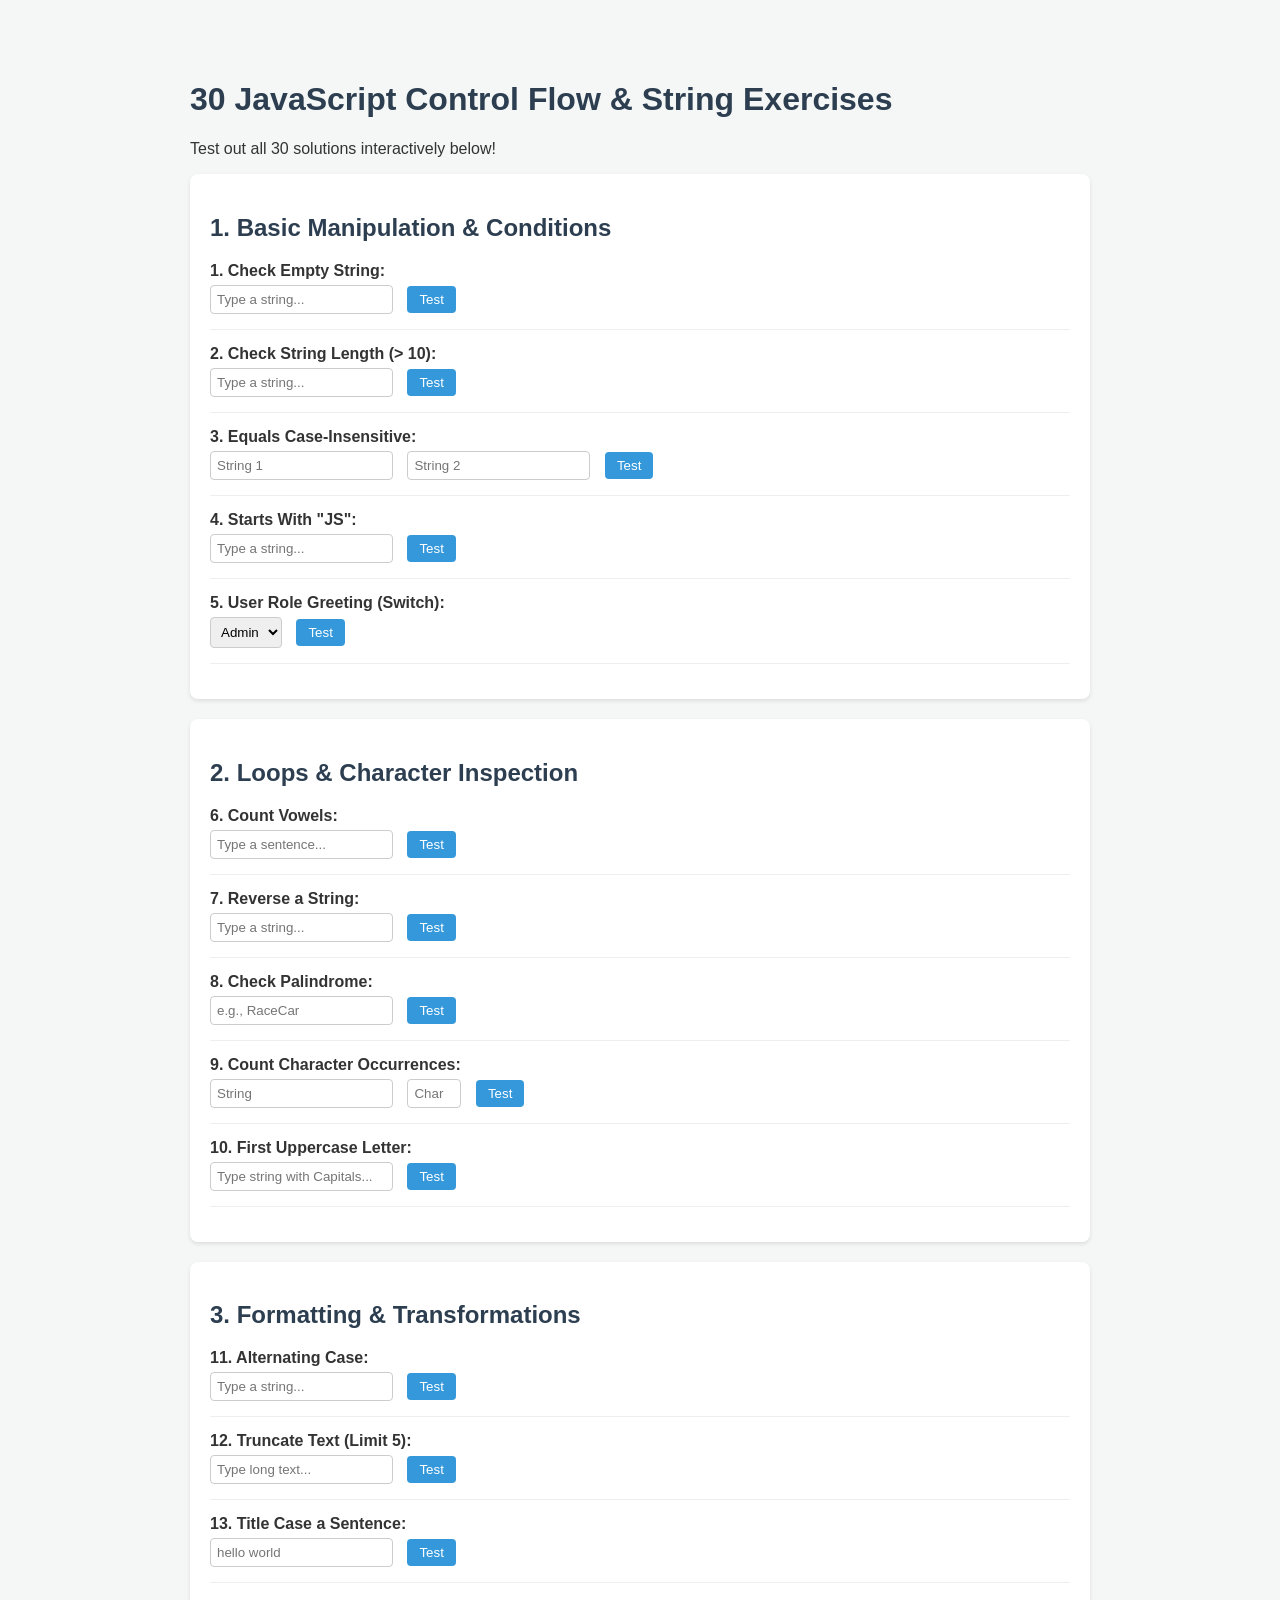
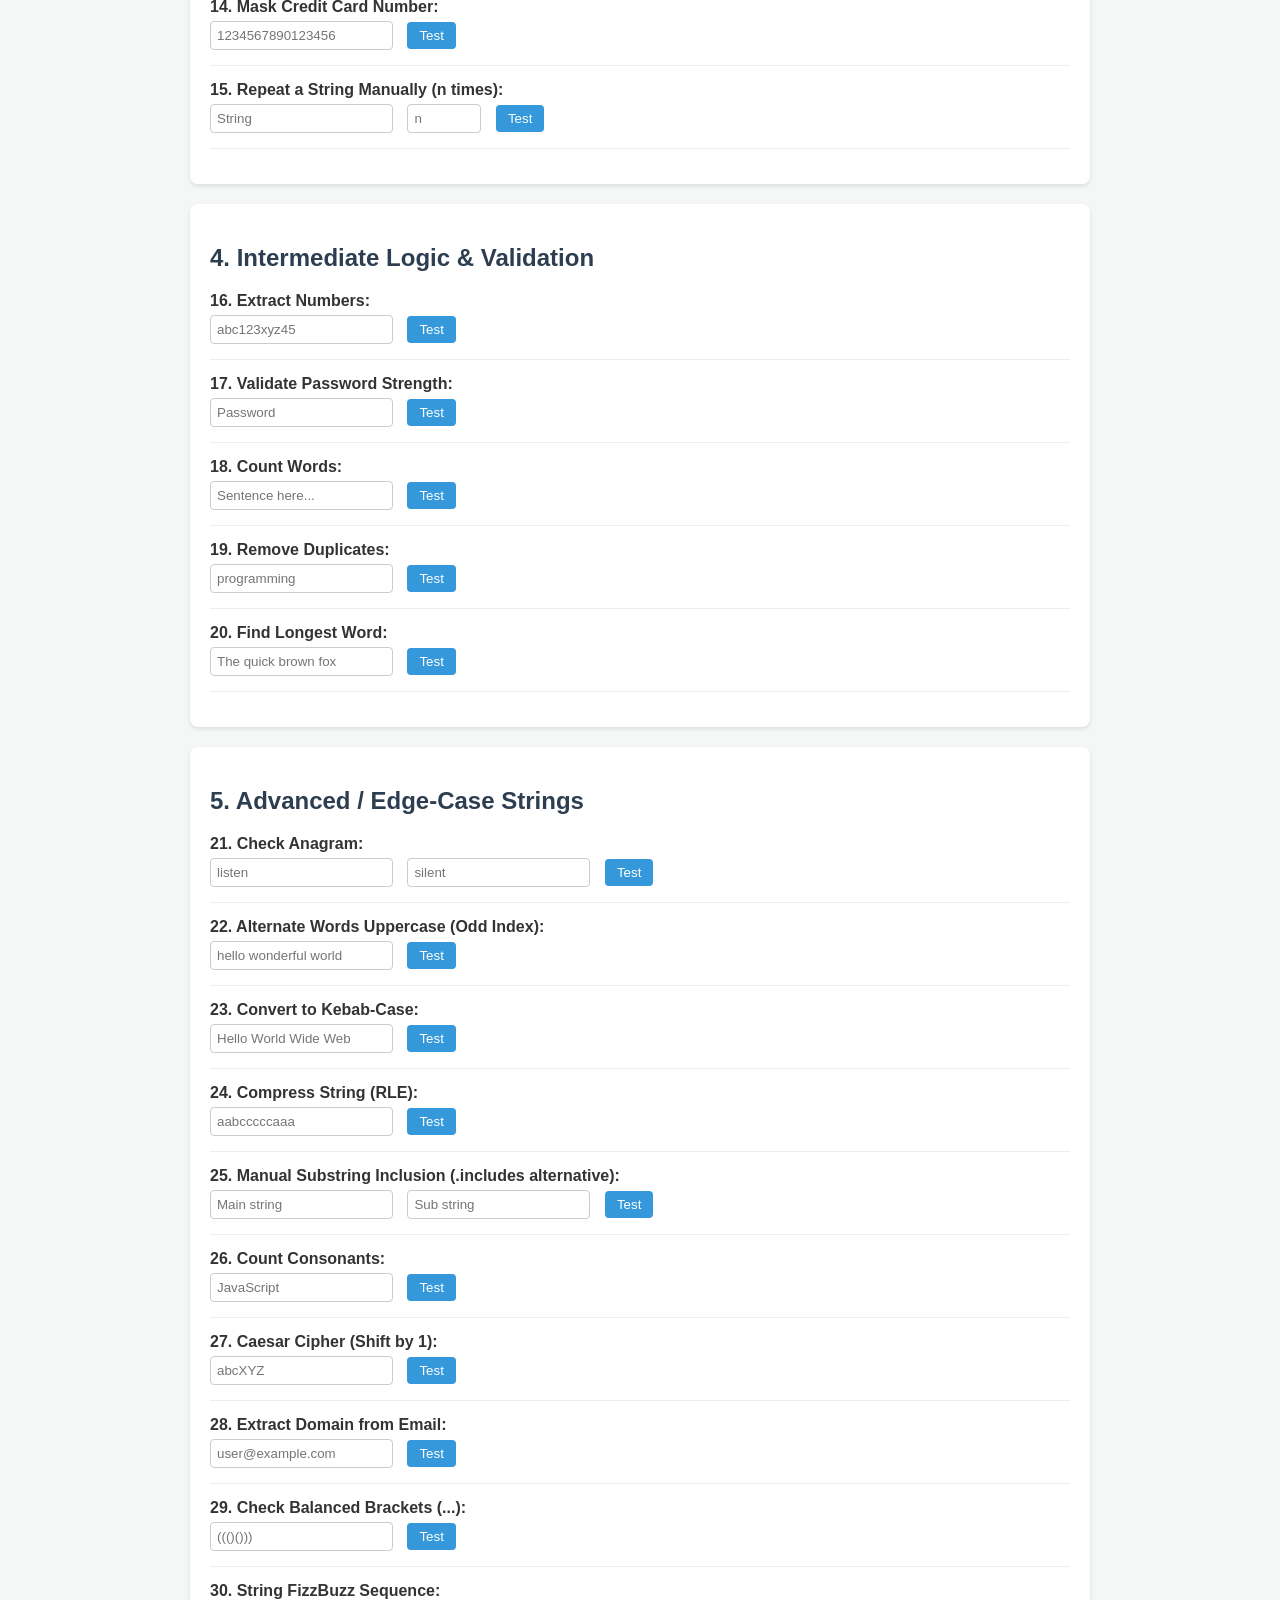
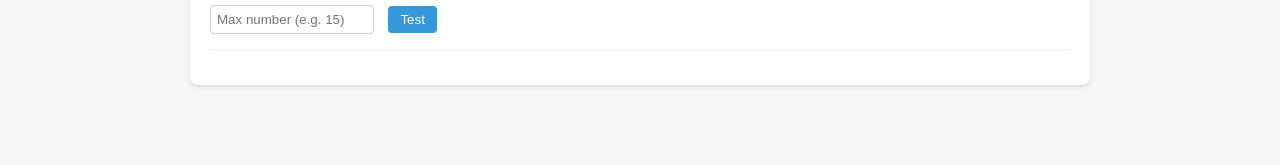
<file: index.html>
<!DOCTYPE html>
<html lang="en">
<head>
    <meta charset="UTF-8">
    <meta name="viewport" content="width=device-width, initial-scale=1.0">
    <title>30 JavaScript Control Flow & String Exercises</title>
    <style>
        body {
            font-family: Arial, sans-serif;
            max-width: 900px;
            margin: 40px auto;
            padding: 20px;
            background-color: #f4f7f6;
            color: #333;
        }
        h1, h2 {
            color: #2c3e50;
        }
        .category-box {
            background: #fff;
            padding: 20px;
            margin-bottom: 20px;
            border-radius: 8px;
            box-shadow: 0 2px 4px rgba(0,0,0,0.1);
        }
        .exercise {
            margin-bottom: 15px;
            padding-bottom: 10px;
            border-bottom: 1px solid #eee;
        }
        label {
            font-weight: bold;
            display: inline-block;
            margin-bottom: 5px;
        }
        input, select {
            padding: 6px;
            margin-right: 10px;
            border: 1px solid #ccc;
            border-radius: 4px;
        }
        button {
            padding: 6px 12px;
            background-color: #3498db;
            color: white;
            border: none;
            border-radius: 4px;
            cursor: pointer;
        }
        button:hover {
            background-color: #2980b9;
        }
        .result {
            margin-top: 5px;
            font-style: italic;
            color: #e74c3c;
        }
    </style>
</head>
<body>

    <h1>30 JavaScript Control Flow & String Exercises</h1>
    <p>Test out all 30 solutions interactively below!</p>

    <!-- CATEGORY 1: Basic Manipulation & Conditions -->
    <div class="category-box">
        <h2>1. Basic Manipulation & Conditions</h2>
        
        <div class="exercise">
            <label>1. Check Empty String:</label><br>
            <input type="text" id="val1" placeholder="Type a string...">
            <button onclick="runEx1()">Test</button>
            <div class="result" id="res1"></div>
        </div>

        <div class="exercise">
            <label>2. Check String Length (> 10):</label><br>
            <input type="text" id="val2" placeholder="Type a string...">
            <button onclick="runEx2()">Test</button>
            <div class="result" id="res2"></div>
        </div>

        <div class="exercise">
            <label>3. Equals Case-Insensitive:</label><br>
            <input type="text" id="val3a" placeholder="String 1">
            <input type="text" id="val3b" placeholder="String 2">
            <button onclick="runEx3()">Test</button>
            <div class="result" id="res3"></div>
        </div>

        <div class="exercise">
            <label>4. Starts With "JS":</label><br>
            <input type="text" id="val4" placeholder="Type a string...">
            <button onclick="runEx4()">Test</button>
            <div class="result" id="res4"></div>
        </div>

        <div class="exercise">
            <label>5. User Role Greeting (Switch):</label><br>
            <select id="val5">
                <option value="admin">Admin</option>
                <option value="editor">Editor</option>
                <option value="guest">Guest</option>
                <option value="other">Other</option>
            </select>
            <button onclick="runEx5()">Test</button>
            <div class="result" id="res5"></div>
        </div>
    </div>

    <!-- CATEGORY 2: Loops & Character Inspection -->
    <div class="category-box">
        <h2>2. Loops & Character Inspection</h2>
        
        <div class="exercise">
            <label>6. Count Vowels:</label><br>
            <input type="text" id="val6" placeholder="Type a sentence...">
            <button onclick="runEx6()">Test</button>
            <div class="result" id="res6"></div>
        </div>

        <div class="exercise">
            <label>7. Reverse a String:</label><br>
            <input type="text" id="val7" placeholder="Type a string...">
            <button onclick="runEx7()">Test</button>
            <div class="result" id="res7"></div>
        </div>

        <div class="exercise">
            <label>8. Check Palindrome:</label><br>
            <input type="text" id="val8" placeholder="e.g., RaceCar">
            <button onclick="runEx8()">Test</button>
            <div class="result" id="res8"></div>
        </div>

        <div class="exercise">
            <label>9. Count Character Occurrences:</label><br>
            <input type="text" id="val9a" placeholder="String">
            <input type="text" id="val9b" placeholder="Char" maxlength="1" style="width: 40px;">
            <button onclick="runEx9()">Test</button>
            <div class="result" id="res9"></div>
        </div>

        <div class="exercise">
            <label>10. First Uppercase Letter:</label><br>
            <input type="text" id="val10" placeholder="Type string with Capitals...">
            <button onclick="runEx10()">Test</button>
            <div class="result" id="res10"></div>
        </div>
    </div>

    <!-- CATEGORY 3: Formatting & Transformations -->
    <div class="category-box">
        <h2>3. Formatting & Transformations</h2>
        
        <div class="exercise">
            <label>11. Alternating Case:</label><br>
            <input type="text" id="val11" placeholder="Type a string...">
            <button onclick="runEx11()">Test</button>
            <div class="result" id="res11"></div>
        </div>

        <div class="exercise">
            <label>12. Truncate Text (Limit 5):</label><br>
            <input type="text" id="val12" placeholder="Type long text...">
            <button onclick="runEx12()">Test</button>
            <div class="result" id="res12"></div>
        </div>

        <div class="exercise">
            <label>13. Title Case a Sentence:</label><br>
            <input type="text" id="val13" placeholder="hello world">
            <button onclick="runEx13()">Test</button>
            <div class="result" id="res13"></div>
        </div>

        <div class="exercise">
            <label>14. Mask Credit Card Number:</label><br>
            <input type="text" id="val14" placeholder="1234567890123456">
            <button onclick="runEx14()">Test</button>
            <div class="result" id="res14"></div>
        </div>

        <div class="exercise">
            <label>15. Repeat a String Manually (n times):</label><br>
            <input type="text" id="val15a" placeholder="String">
            <input type="number" id="val15b" placeholder="n" style="width: 60px;">
            <button onclick="runEx15()">Test</button>
            <div class="result" id="res15"></div>
        </div>
    </div>

    <!-- CATEGORY 4: Intermediate Logic & Validation -->
    <div class="category-box">
        <h2>4. Intermediate Logic & Validation</h2>
        
        <div class="exercise">
            <label>16. Extract Numbers:</label><br>
            <input type="text" id="val16" placeholder="abc123xyz45">
            <button onclick="runEx16()">Test</button>
            <div class="result" id="res16"></div>
        </div>

        <div class="exercise">
            <label>17. Validate Password Strength:</label><br>
            <input type="password" id="val17" placeholder="Password">
            <button onclick="runEx17()">Test</button>
            <div class="result" id="res17"></div>
        </div>

        <div class="exercise">
            <label>18. Count Words:</label><br>
            <input type="text" id="val18" placeholder="Sentence here...">
            <button onclick="runEx18()">Test</button>
            <div class="result" id="res18"></div>
        </div>

        <div class="exercise">
            <label>19. Remove Duplicates:</label><br>
            <input type="text" id="val19" placeholder="programming">
            <button onclick="runEx19()">Test</button>
            <div class="result" id="res19"></div>
        </div>

        <div class="exercise">
            <label>20. Find Longest Word:</label><br>
            <input type="text" id="val20" placeholder="The quick brown fox">
            <button onclick="runEx20()">Test</button>
            <div class="result" id="res20"></div>
        </div>
    </div>

    <!-- CATEGORY 5: Advanced / Edge-Case Strings -->
    <div class="category-box">
        <h2>5. Advanced / Edge-Case Strings</h2>
        
        <div class="exercise">
            <label>21. Check Anagram:</label><br>
            <input type="text" id="val21a" placeholder="listen">
            <input type="text" id="val21b" placeholder="silent">
            <button onclick="runEx21()">Test</button>
            <div class="result" id="res21"></div>
        </div>

        <div class="exercise">
            <label>22. Alternate Words Uppercase (Odd Index):</label><br>
            <input type="text" id="val22" placeholder="hello wonderful world">
            <button onclick="runEx22()">Test</button>
            <div class="result" id="res22"></div>
        </div>

        <div class="exercise">
            <label>23. Convert to Kebab-Case:</label><br>
            <input type="text" id="val23" placeholder="Hello World Wide Web">
            <button onclick="runEx23()">Test</button>
            <div class="result" id="res23"></div>
        </div>

        <div class="exercise">
            <label>24. Compress String (RLE):</label><br>
            <input type="text" id="val24" placeholder="aabcccccaaa">
            <button onclick="runEx24()">Test</button>
            <div class="result" id="res24"></div>
        </div>

        <div class="exercise">
            <label>25. Manual Substring Inclusion (.includes alternative):</label><br>
            <input type="text" id="val25a" placeholder="Main string">
            <input type="text" id="val25b" placeholder="Sub string">
            <button onclick="runEx25()">Test</button>
            <div class="result" id="res25"></div>
        </div>

        <div class="exercise">
            <label>26. Count Consonants:</label><br>
            <input type="text" id="val26" placeholder="JavaScript">
            <button onclick="runEx26()">Test</button>
            <div class="result" id="res26"></div>
        </div>

        <div class="exercise">
            <label>27. Caesar Cipher (Shift by 1):</label><br>
            <input type="text" id="val27" placeholder="abcXYZ">
            <button onclick="runEx27()">Test</button>
            <div class="result" id="res27"></div>
        </div>

        <div class="exercise">
            <label>28. Extract Domain from Email:</label><br>
            <input type="text" id="val28" placeholder="user@example.com">
            <button onclick="runEx28()">Test</button>
            <div class="result" id="res28"></div>
        </div>

        <div class="exercise">
            <label>29. Check Balanced Brackets (...):</label><br>
            <input type="text" id="val29" placeholder="((()()))">
            <button onclick="runEx29()">Test</button>
            <div class="result" id="res29"></div>
        </div>

        <div class="exercise">
            <label>30. String FizzBuzz Sequence:</label><br>
            <input type="number" id="val30" placeholder="Max number (e.g. 15)" style="width: 150px;">
            <button onclick="runEx30()">Test</button>
            <div class="result" id="res30"></div>
        </div>
    </div>

    <!-- JAVASCRIPT SCRIPT BLOCK -->
    <script>
        // 1. Check Empty String
        function isEmpty(str) { return str.length === 0; }
        function runEx1() {
            let val = document.getElementById('val1').value;
            document.getElementById('res1').innerText = "Result: " + isEmpty(val);
        }

        // 2. Check String Length
        function isLongString(str) {
            if (str.length > 10) { return "Long"; } 
            else { return "Short"; }
        }
        function runEx2() {
            let val = document.getElementById('val2').value;
            document.getElementById('res2').innerText = "Result: " + isLongString(val);
        }

        // 3. String Equals Case-Insensitive
        function isEqualIgnoreCase(str1, str2) { return str1.toLowerCase() === str2.toLowerCase(); }
        function runEx3() {
            let s1 = document.getElementById('val3a').value;
            let s2 = document.getElementById('val3b').value;
            document.getElementById('res3').innerText = "Result: " + isEqualIgnoreCase(s1, s2);
        }

        // 4. Check Start Substring
        function startsWithJS(str) {
            if (str.startsWith("JS")) { return true; } 
            return false;
        }
        function runEx4() {
            let val = document.getElementById('val4').value;
            document.getElementById('res4').innerText = "Result: " + startsWithJS(val);
        }

        // 5. User Role Greeting
        function greetUser(role) {
            switch (role.toLowerCase()) {
                case "admin": return "Welcome, Administrator!";
                case "editor": return "Welcome, Editor!";
                case "guest": return "Welcome, Guest!";
                default: return "Unknown role.";
            }
        }
        function runEx5() {
            let val = document.getElementById('val5').value;
            document.getElementById('res5').innerText = "Result: " + greetUser(val);
        }

        // 6. Count Vowels
        function countVowels(str) {
            let count = 0; const vowels = "aeiouAEIOU";
            for (let char of str) { if (vowels.includes(char)) { count++; } }
            return count;
        }
        function runEx6() {
            let val = document.getElementById('val6').value;
            document.getElementById('res6').innerText = "Result: " + countVowels(val);
        }

        // 7. Reverse a String
        function reverseString(str) {
            let reversed = "";
            for (let i = str.length - 1; i >= 0; i--) { reversed += str[i]; }
            return reversed;
        }
        function runEx7() {
            let val = document.getElementById('val7').value;
            document.getElementById('res7').innerText = "Result: " + reverseString(val);
        }

        // 8. Check Palindrome
        function isPalindrome(str) {
            let cleaned = str.toLowerCase().replace(/[^a-z0-9]/g, "");
            let reversed = cleaned.split("").reverse().join("");
            return cleaned === reversed;
        }
        function runEx8() {
            let val = document.getElementById('val8').value;
            document.getElementById('res8').innerText = "Result: " + isPalindrome(val);
        }

        // 9. Count Character Occurrences
        function countChar(str, char) {
            let count = 0;
            for (let i = 0; i < str.length; i++) { if (str[i] === char) count++; }
            return count;
        }
        function runEx9() {
            let s = document.getElementById('val9a').value;
            let c = document.getElementById('val9b').value;
            document.getElementById('res9').innerText = "Result: " + countChar(s, c);
        }

        // 10. First Uppercase Letter
        function findFirstUppercase(str) {
            for (let char of str) { if (char >= 'A' && char <= 'Z') { return char; } }
            return "None";
        }
        function runEx10() {
            let val = document.getElementById('val10').value;
            document.getElementById('res10').innerText = "Result: " + findFirstUppercase(val);
        }

        // 11. Alternating Case
        function alternatingCase(str) {
            let result = "";
            for (let i = 0; i < str.length; i++) {
                if (i % 2 === 0) { result += str[i].toLowerCase(); } 
                else { result += str[i].toUpperCase(); }
            }
            return result;
        }
        function runEx11() {
            let val = document.getElementById('val11').value;
            document.getElementById('res11').innerText = "Result: " + alternatingCase(val);
        }

        // 12. Truncate Text
        function truncate(str, limit) {
            if (str.length > limit) { return str.substring(0, limit) + "..."; }
            return str;
        }
        function runEx12() {
            let val = document.getElementById('val12').value;
            document.getElementById('res12').innerText = "Result: " + truncate(val, 5);
        }

        // 13. Title Case a Sentence
        function titleCase(str) {
            let words = str.split(" ");
            for (let i = 0; i < words.length; i++) {
                if (words[i].length > 0) {
                    words[i] = words[i][0].toUpperCase() + words[i].substr(1).toLowerCase();
                }
            }
            return words.join(" ");
        }
        function runEx13() {
            let val = document.getElementById('val13').value;
            document.getElementById('res13').innerText = "Result: " + titleCase(val);
        }

        // 14. Mask Credit Card Number
        function maskCard(cardNumber) {
            if (cardNumber.length < 4) return cardNumber;
            let visible = cardNumber.slice(-4);
            let masked = "";
            for (let i = 0; i < cardNumber.length - 4; i++) { masked += "*"; }
            return masked + visible;
        }
        function runEx14() {
            let val = document.getElementById('val14').value;
            document.getElementById('res14').innerText = "Result: " + maskCard(val);
        }

        // 15. Repeat a String Manually
        function repeatStr(str, n) {
            let result = "";
            while (n > 0) { result += str; n--; }
            return result;
        }
        function runEx15() {
            let s = document.getElementById('val15a').value;
            let n = parseInt(document.getElementById('val15b').value) || 0;
            document.getElementById('res15').innerText = "Result: " + repeatStr(s, n);
        }

        // 16. Extract Numbers
        function extractDigits(str) {
            let digits = "";
            for (let char of str) { if (char >= '0' && char <= '9') { digits += char; } }
            return digits;
        }
        function runEx16() {
            let val = document.getElementById('val16').value;
            document.getElementById('res16').innerText = "Result: " + extractDigits(val);
        }

        // 17. Valid Password Length Check
        function validatePassword(pass) {
            if (pass.length < 6) return "Weak";
            if (pass.length <= 10) return "Medium";
            return "Strong";
        }
        function runEx17() {
            let val = document.getElementById('val17').value;
            document.getElementById('res17').innerText = "Result: " + validatePassword(val);
        }

        // 18. Count Words
        function countWords(str) {
            let trimmed = str.trim();
            if (trimmed === "") return 0;
            return trimmed.split(/\s+/).length;
        }
        function runEx18() {
            let val = document.getElementById('val18').value;
            document.getElementById('res18').innerText = "Result: " + countWords(val);
        }

        // 19. Remove Duplicates
        function removeDuplicates(str) {
            let unique = "";
            for (let char of str) { if (!unique.includes(char)) { unique += char; } }
            return unique;
        }
        function runEx19() {
            let val = document.getElementById('val19').value;
            document.getElementById('res19').innerText = "Result: " + removeDuplicates(val);
        }

        // 20. Find Longest Word
        function findLongestWord(sentence) {
            let words = sentence.split(" ");
            let longest = "";
            for (let word of words) { if (word.length > longest.length) { longest = word; } }
            return longest;
        }
        function runEx20() {
            let val = document.getElementById('val20').value;
            document.getElementById('res20').innerText = "Result: " + findLongestWord(val);
        }

        // 21. Check Anagram
        function isAnagram(str1, str2) {
            let s1 = str1.toLowerCase().replace(/[^a-z]/g, "").split("").sort().join("");
            let s2 = str2.toLowerCase().replace(/[^a-z]/g, "").split("").sort().join("");
            return s1 === s2;
        }
        function runEx21() {
            let s1 = document.getElementById('val21a').value;
            let s2 = document.getElementById('val21b').value;
            document.getElementById('res21').innerText = "Result: " + isAnagram(s1, s2);
        }

        // 22. Capitalize Every Other Word
        function alternateWords(sentence) {
            let words = sentence.split(" ");
            for (let i = 0; i < words.length; i++) {
                if (i % 2 !== 0) { words[i] = words[i].toUpperCase(); }
            }
            return words.join(" ");
        }
        function runEx22() {
            let val = document.getElementById('val22').value;
            document.getElementById('res22').innerText = "Result: " + alternateWords(val);
        }

        // 23. Replace Spaces with Dashes (Kebab-Case)
        function toKebabCase(str) { return str.trim().toLowerCase().replace(/\s+/g, "-"); }
        function runEx23() {
            let val = document.getElementById('val23').value;
            document.getElementById('res23').innerText = "Result: " + toKebabCase(val);
        }

        // 24. String Compression
        function compressString(str) {
            if (!str) return "";
            let compressed = ""; let count = 1;
            for (let i = 0; i < str.length; i++) {
                if (str[i] === str[i + 1]) { count++; } 
                else { compressed += str[i] + count; count = 1; }
            }
            return compressed.length < str.length ? compressed : str;
        }
        function runEx24() {
            let val = document.getElementById('val24').value;
            document.getElementById('res24').innerText = "Result: " + compressString(val);
        }

        // 25. Check Substring Inclusion
        function manualIncludes(mainStr, subStr) {
            if (subStr === "") return true;
            for (let i = 0; i <= mainStr.length - subStr.length; i++) {
                let match = true;
                for (let j = 0; j < subStr.length; j++) {
                    if (mainStr[i + j] !== subStr[j]) { match = false; break; }
                }
                if (match) return true;
            }
            return false;
        }
        function runEx25() {
            let main = document.getElementById('val25a').value;
            let sub = document.getElementById('val25b').value;
            document.getElementById('res25').innerText = "Result: " + manualIncludes(main, sub);
        }

        // 26. Count Consonants
        function countConsonants(str) {
            let count = 0; let vowels = "aeiouAEIOU";
            for (let char of str) { if (char.match(/[a-zA-Z]/) && !vowels.includes(char)) { count++; } }
            return count;
        }
        function runEx26() {
            let val = document.getElementById('val26').value;
            document.getElementById('res26').innerText = "Result: " + countConsonants(val);
        }

        // 27. Caesar Cipher (Shift by 1)
        function caesarCipher(str) {
            let result = "";
            for (let i = 0; i < str.length; i++) {
                let code = str.charCodeAt(i);
                if (code >= 65 && code <= 90) { result += String.fromCharCode(((code - 65 + 1) % 26) + 65); } 
                else if (code >= 97 && code <= 122) { result += String.fromCharCode(((code - 97 + 1) % 26) + 97); } 
                else { result += str[i]; }
            }
            return result;
        }
        function runEx27() {
            let val = document.getElementById('val27').value;
            document.getElementById('res27').innerText = "Result: " + caesarCipher(val);
        }

        // 28. Extract Domain from Email
        function getEmailDomain(email) {
            let atIndex = email.indexOf("@");
            if (atIndex === -1) return "Invalid Email";
            return email.substring(atIndex + 1);
        }
        function runEx28() {
            let val = document.getElementById('val28').value;
            document.getElementById('res28').innerText = "Result: " + getEmailDomain(val);
        }

        // 29. Check Valid Bracket Pairing
        function isBalanced(str) {
            let count = 0;
            for (let char of str) {
                if (char === '(') count++;
                if (char === ')') count--;
                if (count < 0) return false;
            }
            return count === 0;
        }
        function runEx29() {
            let val = document.getElementById('val29').value;
            document.getElementById('res29').innerText = "Result: " + isBalanced(val);
        }

        // 30. FizzBuzz String Version
        function stringFizzBuzz(maxNumber) {
            let result = [];
            for (let i = 1; i <= maxNumber; i++) {
                if (i % 3 === 0 && i % 5 === 0) { result.push("FizzBuzz"); } 
                else if (i % 3 === 0) { result.push("Fizz"); } 
                else if (i % 5 === 0) { result.push("Buzz"); } 
                else { result.push(i.toString()); }
            }
            return result.join(", ");
        }
        function runEx30() {
            let val = parseInt(document.getElementById('val30').value) || 0;
            document.getElementById('res30').innerText = "Result: " + stringFizzBuzz(val);
        }
    </script>
</body>
</html>
</file>
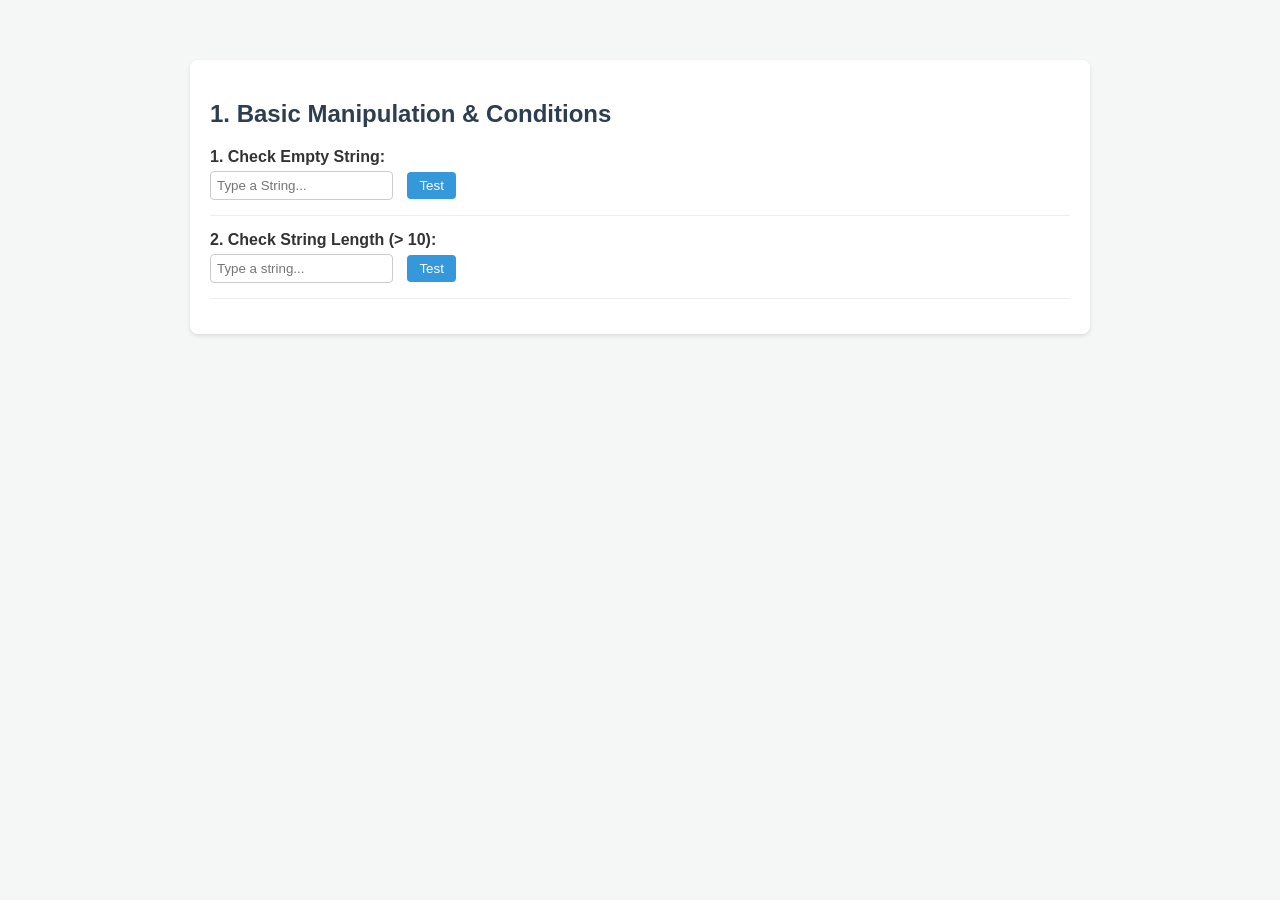
<file: ex1.html>
<html>
    <head>
        <title>Exercise 1</title>
        <link rel="stylesheet" href="styles.css">
    </head>
    <body>

        <div class="category-box">
            <h2>1. Basic Manipulation & Conditions</h2>
        
           

            <div class="exercise">
                <label>1. Check Empty String:</label><br>
                <input type="text" id="val1" placeholder="Type a String...">
                <button onclick="runEx1()">Test</button>
                <div class="result" id="res1"></div>
            </div>

            <div class="exercise">
                <label>2. Check String Length (> 10):</label><br>
                <input type="text" id="val2" placeholder="Type a string...">
                <button onclick="runEx2()">Test</button>
                <div class="result" id="res2"></div>
            </div>



        </div>

<script>
        function isEmpty(str) { return str.length === 0; }
        function runEx1() {
            let val = document.getElementById('val1').value;
            document.getElementById('res1').innerText = "Result: " + isEmpty(val);
        }

        // 2. Check String Length
        function isLongString(str) {
            if (str.length > 10) { return "Long"; } 
            else { return "Short"; }
        }
        function runEx2() {
            let val = document.getElementById('val2').value;
            document.getElementById('res2').innerText = "Result: " + isLongString(val);
        }

</script>

    </body>
</html>
</file>
<file: styles.css>
body {
            font-family: Arial, sans-serif;
            max-width: 900px;
            margin: 40px auto;
            padding: 20px;
            background-color: #f4f7f6;
            color: #333;
        }
        h1, h2 {
            color: #2c3e50;
        }
        .category-box {
            background: #fff;
            padding: 20px;
            margin-bottom: 20px;
            border-radius: 8px;
            box-shadow: 0 2px 4px rgba(0,0,0,0.1);
        }
        .exercise {
            margin-bottom: 15px;
            padding-bottom: 10px;
            border-bottom: 1px solid #eee;
        }
        label {
            font-weight: bold;
            display: inline-block;
            margin-bottom: 5px;
        }
        input, select {
            padding: 6px;
            margin-right: 10px;
            border: 1px solid #ccc;
            border-radius: 4px;
        }
        button {
            padding: 6px 12px;
            background-color: #3498db;
            color: white;
            border: none;
            border-radius: 4px;
            cursor: pointer;
        }
        button:hover {
            background-color: #2980b9;
        }
        .result {
            margin-top: 5px;
            font-style: italic;
            color: #e74c3c;
        }
</file>
